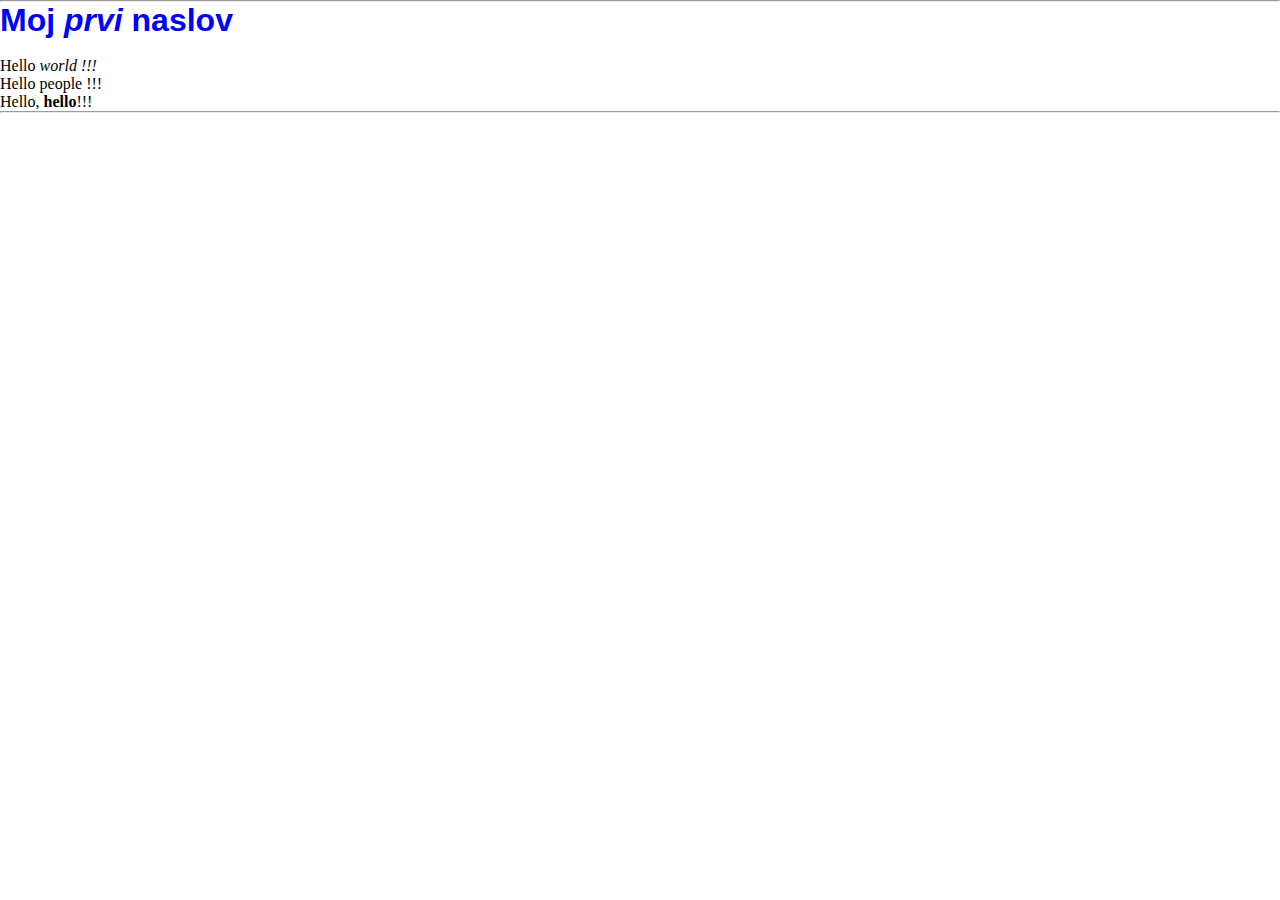
<file: 01_HTML/index.html>
<!DOCTYPE html>
<html lang="en">
<head>
    <!-- Pokazuje outline box elemenata-->
    <style>
        * {
            box-sizing: border-box;
            /* outline: solid 1px red; */
            margin: 0;
            padding:0;
        }
    </style>
    <meta charset="UTF-8">
    <meta http-equiv="X-UA-Compatible" content="IE=edge">
    <meta name="viewport" content="width=device-width, initial-scale=1.0">
    <title>IT bootcamp</title>
</head>
<body>
    <hr>
    <!-- NASLOV dokumenta-->
    
    <div style="font-family:Verdana, Geneva, Tahoma, sans-serif; color: blue"><h1>Moj <i>prvi</i> naslov</h1></div>
    <br>
   <p>Hello <em>world !!!</em></p></div>
   <p>Hello people !!!</p>
   <p>Hello, <span style="font-weight:bold">hello</span>!!!</p>
   <hr>

</body>
</html>
</file>
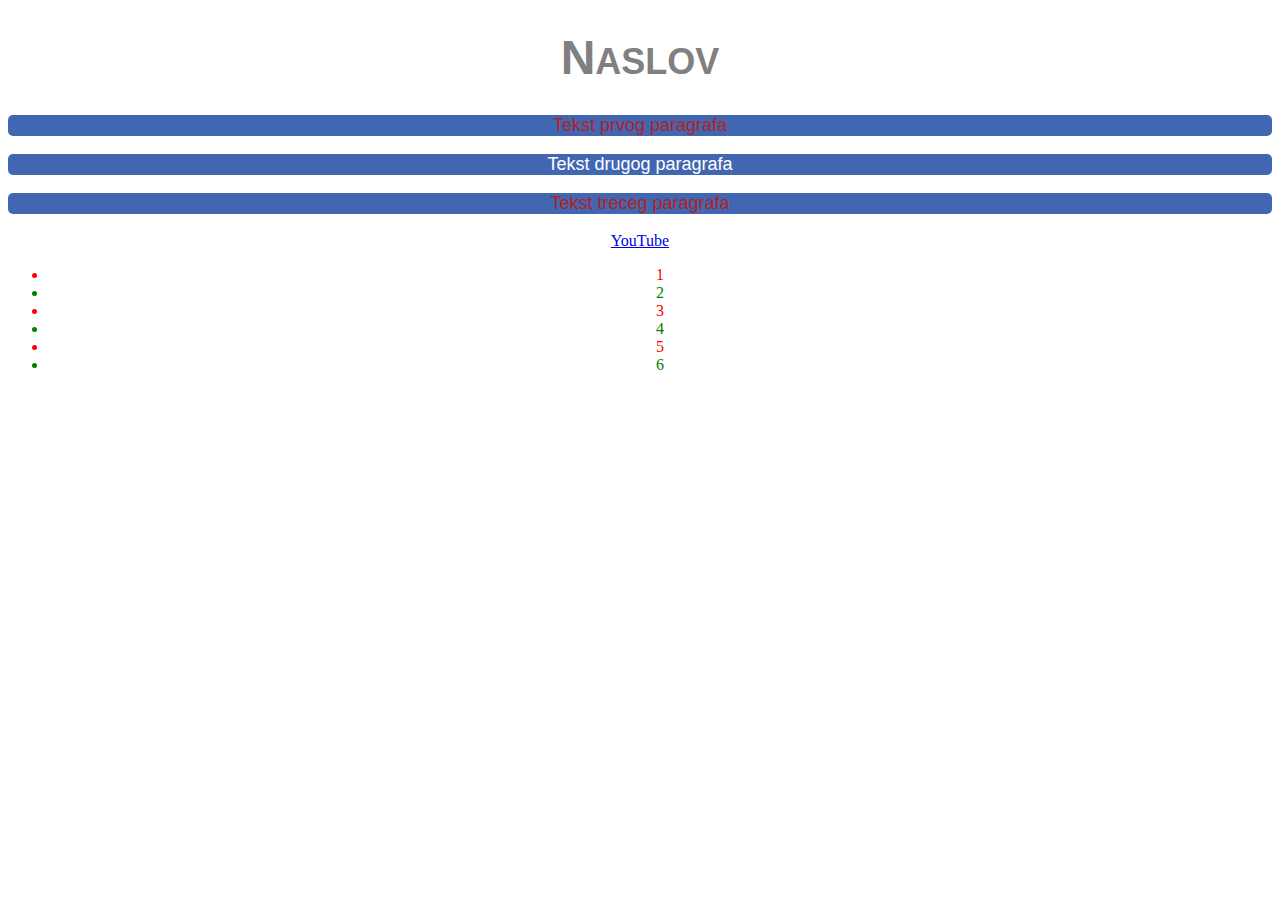
<file: 02_CSS/index.html>
<!DOCTYPE html>
<html lang="en">
<head>
    <meta charset="UTF-8">
    <meta http-equiv="X-UA-Compatible" content="IE=edge">
    <meta name="viewport" content="width=device-width, initial-scale=1.0">
    <title>CSS</title>
    <style>
        li:nth-child(odd) {
            color: red;
        }
        li:nth-child(even) {
            color: green;
        }
        p {
            font-family: Arial, Helvetica, sans-serif;
            font-size: 18px;
            color: firebrick;
            background-color: #4267B2 ;
            text-align: center;
            border-radius: 5px;
        }
        .klasa {
            color: white;
        }
        a:hover {
            font-size: 24px;
        }
        a:active {
            color:#4267B2;
        }
        a:visited {
            color: firebrick;;
        }
        #naslov {
            font-family: 'Lucida Sans', 'Lucida Sans Regular', 'Lucida Grande', 'Lucida Sans Unicode', Geneva, Verdana, sans-serif;
            font-size: 36px;
            color: grey;
            text-align: center;
        }
        h2::first-letter{
            font-size: 48px;
        }
    </style>
</head>
<body>
    <h2 id="naslov" >NASLOV</h2>
    <p>Tekst prvog paragrafa</p>
    <p class="klasa">Tekst drugog paragrafa</p>
    <p>Tekst treceg paragrafa</p>

    <center><a href="https://www.youtube.com/" target="_blank ">YouTube</a><center>

        <ul>
        <li>1</li>
        <li>2</li>
        <li>3</li>
        <li>4</li>
        <li>5</li>
        <li>6</li></ul>
</body>
</html>
</file>
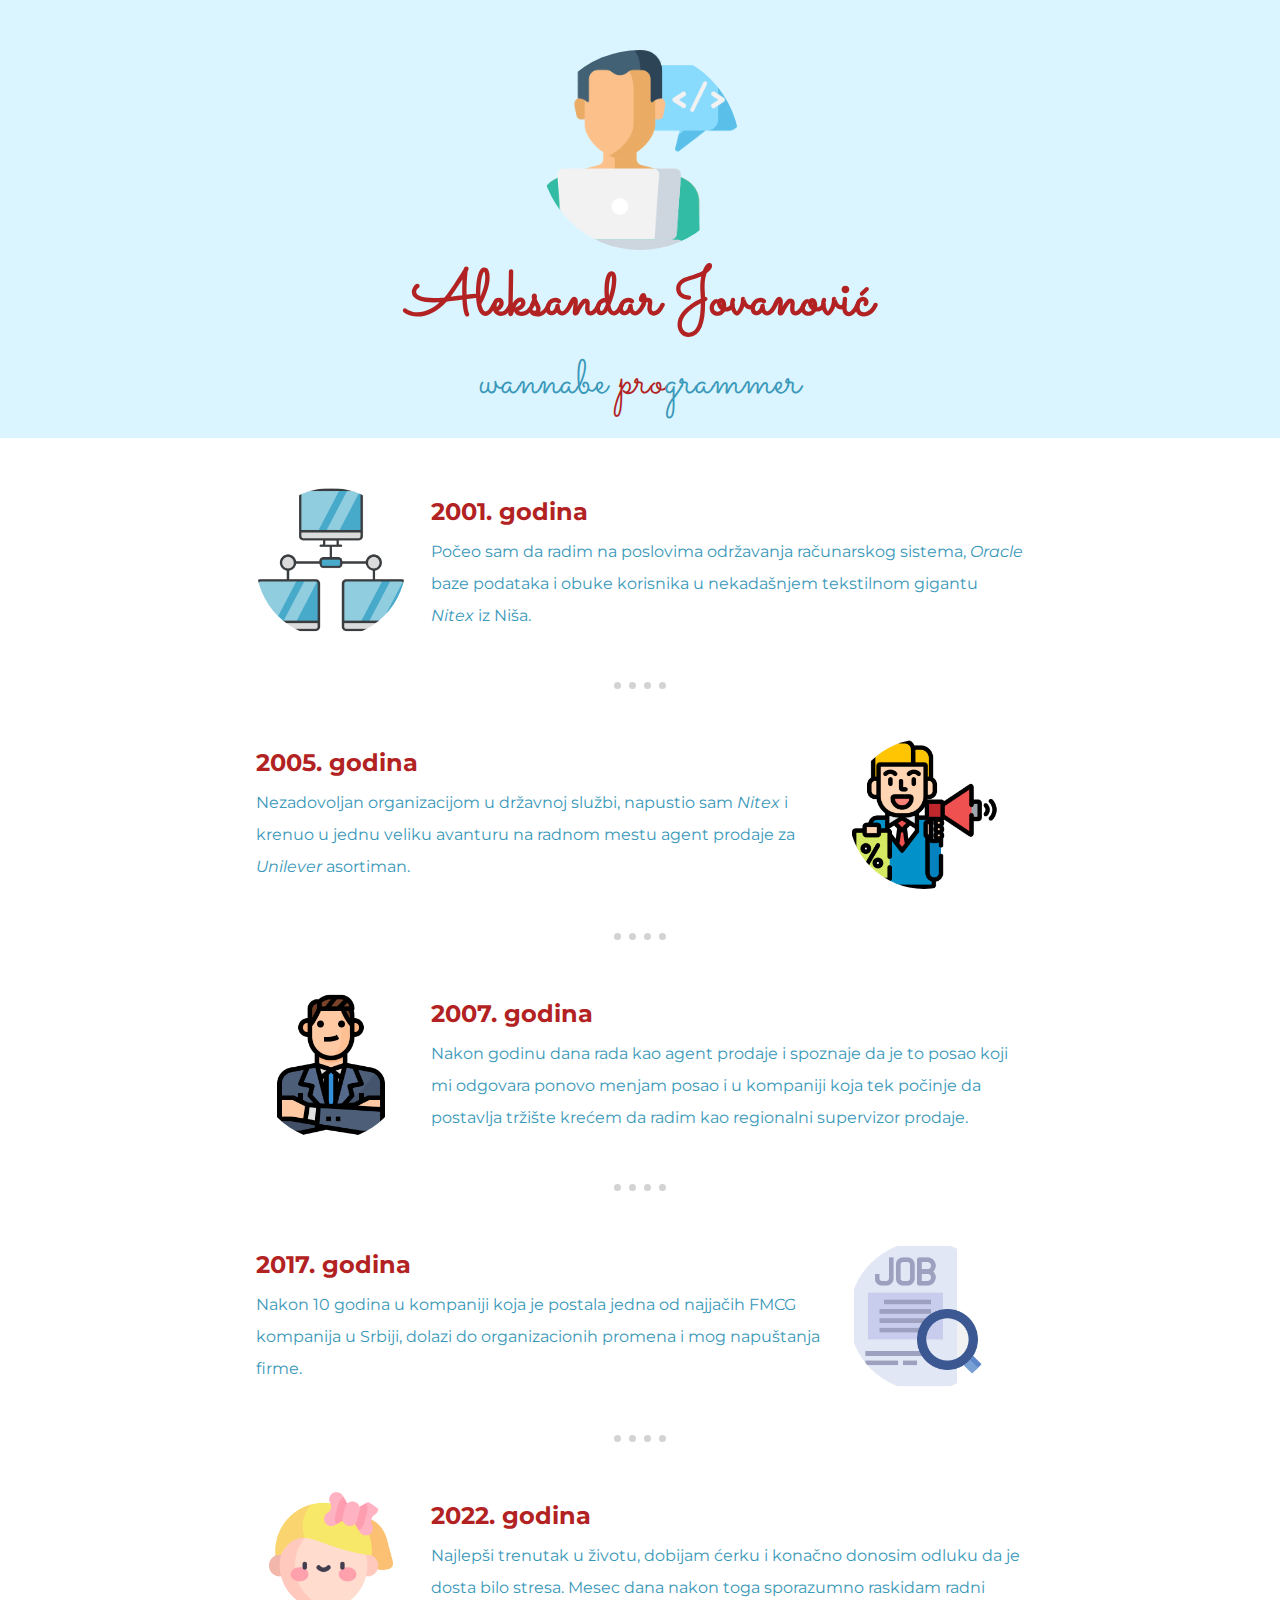
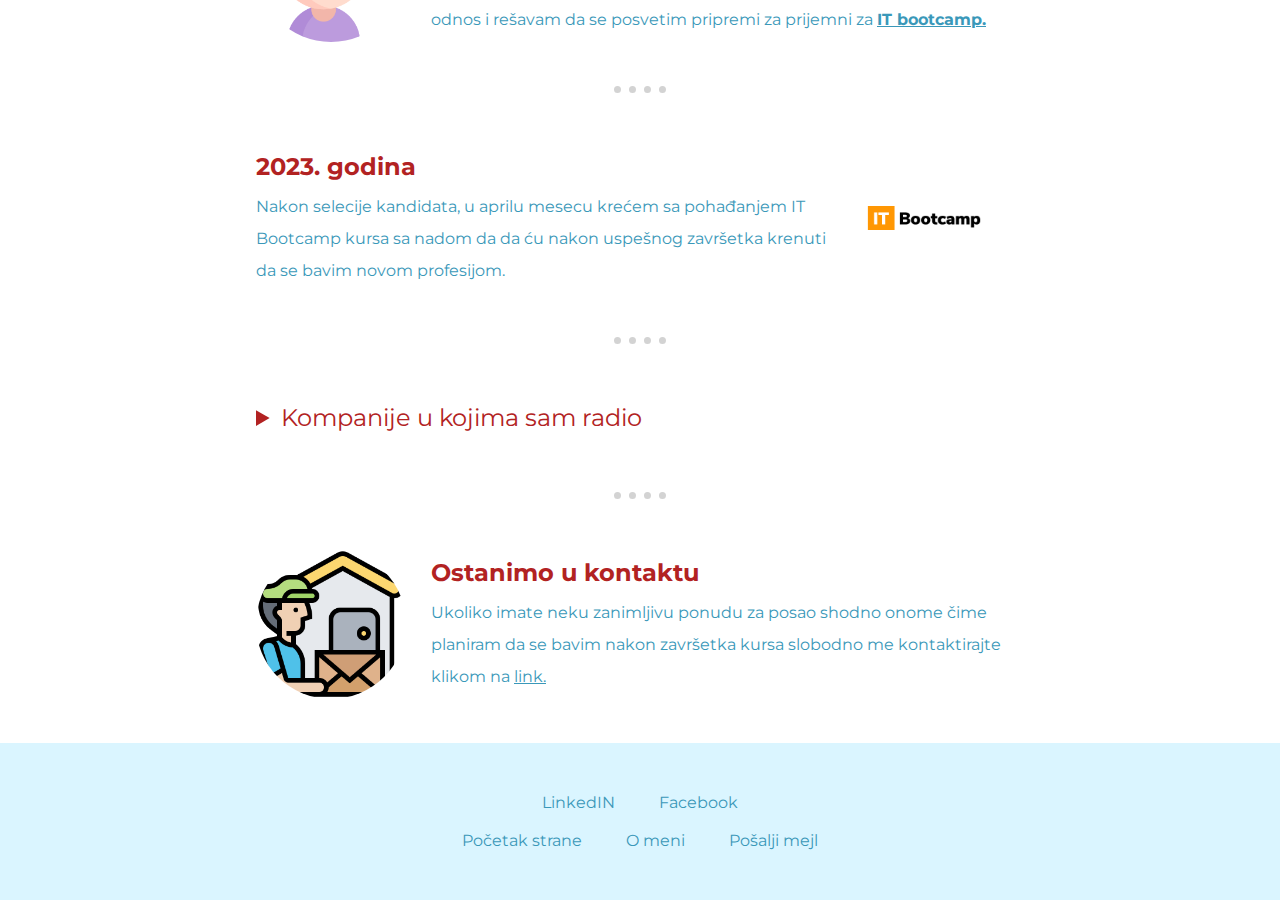
<file: Domaci_zadaci/D_1_pm303xl/index.html>
<!DOCTYPE html>
<html lang="en">
<head>
    <meta charset="UTF-8">
    <meta http-equiv="X-UA-Compatible" content="IE=edge">
    <meta name="viewport" content="width=device-width, initial-scale=1.0">
    <title>AJ personal website</title>
    <link rel="stylesheet" type="text/css" href="css/styles.css" />
    <!-- linkovanje favicon ikonice -->
    <link rel="icon" href="img/favicon.png">
    <!-- linkovanje fontova sa google fonts-a -->
    <link rel="preconnect" href="https://fonts.googleapis.com">
    <link rel="preconnect" href="https://fonts.gstatic.com" crossorigin>
    <link href="https://fonts.googleapis.com/css2?family=Merriweather+Sans&family=Montserrat&family=Sacramento&display=swap" rel="stylesheet">
</head>
<body>
    <div id="header-container">
       <a href="https://www.linkedin.com/in/acajovanovic/" target="_blank"> <img class="my_pic" src="img/web-development.png" alt="Aleksandar's pic" width="200"></a>
        <h1 class="title"> Aleksandar Jovanović</h1>
        <p class="subtitle"> wannabe <span style="color:firebrick">pro</span>grammer</p>
    </div>
    <div id="content-container">
        <div class="year-2001">
            <img class ="img_2001" src="img/lan.png">
            <h3>2001. godina</h3>
            <p> Počeo sam da radim na poslovima održavanja računarskog sistema, <em>Oracle</em> baze podataka i obuke korisnika u nekadašnjem tekstilnom gigantu <em>Nitex</em> iz Niša.</p>
        </div>
        <hr>
        <div class="year-2005">
            <img class="img_2005" src="img/salesman.png">
            <h3>2005. godina</h3>
            <p>Nezadovoljan organizacijom u državnoj službi, napustio sam <em>Nitex</em> i krenuo u jednu veliku avanturu na radnom mestu agent prodaje za <em>Unilever</em> asortiman.</p>
        </div>
        <hr>   
        <div class="year-2007">
            <img class="img_2007" src="img/manager.png" >
            <h3>2007. godina</h3>
            <p>Nakon godinu dana rada kao agent prodaje i spoznaje da je to posao koji mi odgovara ponovo menjam posao i u kompaniji koja tek počinje da postavlja tržište krećem da radim kao regionalni supervizor prodaje.</p>
        </div>
        <hr>
        <div class="year-2017">
            <img class="img_2017" src="img/job.png" >
            <h3>2017. godina</h3>
            <p>Nakon 10 godina u kompaniji koja je postala jedna od najjačih FMCG kompanija u Srbiji, dolazi do organizacionih promena i mog napuštanja firme.</p>
        </div>
        <hr>
        <div class="year-2022">
            <img class="img_2022" src="img/daughter.png" >
            <h3>2022. godina</h3>
            <p>Najlepši trenutak u životu, dobijam ćerku i konačno donosim odluku da je dosta bilo stresa. Mesec dana nakon toga sporazumno raskidam radni odnos i rešavam da se posvetim pripremi za prijemni za <a class="emoji" href="https://itbootcamp.rs/" target="_blank"><strong>IT bootcamp.</strong></a></p>
        </div>
        <hr>
        <div class="year-2023">
            <img class ="img_2023" src="img/it_bootcamp.png" >
            <h3>2023. godina</h3>
            <p>Nakon selecije kandidata, u aprilu mesecu krećem sa pohađanjem IT Bootcamp kursa sa nadom da da ću nakon uspešnog završetka krenuti da se bavim novom profesijom.</p>
        </div>
        <hr>
        <div class="summary">
        <details>
            <summary>Kompanije u kojima sam radio</summary>
            <ul>
                <li><a href="https://meggle.rs/" target="_blank">2019 - 2022 Meggle Srbija</a></li>
                <li><a href="https://ntbolero.com/" target="_blank">2018 - 2019 NT Bolero Čačak</a></li>
                <li><a href="https://cermat.com.mk/" target="_blank">2017 - 2018 Cermat doo</a></li>
                <li><a href="http://silbo.rs/" target="_blank">2007 - 2017 Silbo doo</a></li>
                <li>2005 - 2007 Standard AVD</li>
                <li>2001 - 2005 Nitex Niš</li>
            </ul>
        </details>
        </div>
        <hr>
        <div class="contact_me">
            <img class="img_contact_me" src="img/postman.png">
            <h3>Ostanimo u kontaktu</h3>
            <p>Ukoliko imate neku zanimljivu ponudu za posao shodno onome čime planiram da se bavim nakon završetka kursa slobodno me kontaktirajte klikom na <a href="mailto:aleksjov@gmail.com?Ponuda za saradnju">link.</a></p>
        </div> 
        </div>
    <div id="footer-container">
        <a class="footer-container-link" href="https://www.linkedin.com/in/acajovanovic/" target="_blank">LinkedIN </a>
        <a class="footer-container-link" href="https://www.facebook.com/ubica.zmajova" target="_blank">Facebook </a> <br/><br/>
        <a class="footer-container-link" href="#header-container">Početak strane </a>
        <a class="footer-container-link" href="#content-container">O meni</a>
        <a class="footer-container-link" href="mailto:aleksjov@gmail.com?Ponuda za saradnju">Pošalji mejl</a>
    </div> 
</body>
</html>
</file>
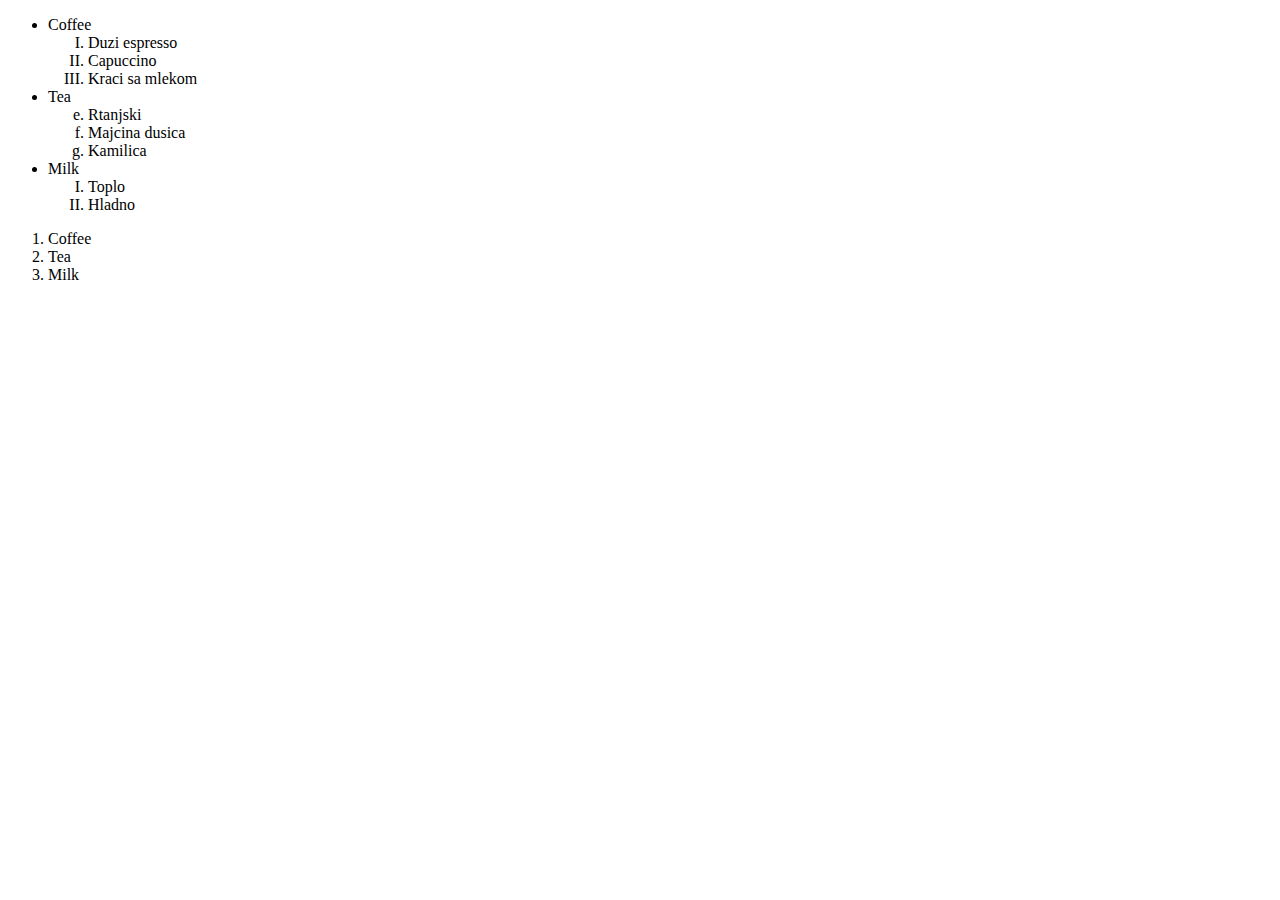
<file: 01_HTML/vezba2.html>
<!DOCTYPE html>
<html lang="en">
<head>
    <meta charset="UTF-8">
    <meta http-equiv="X-UA-Compatible" content="IE=edge">
    <meta name="viewport" content="width=device-width, initial-scale=1.0">
    <title>Vezba2</title>
</head>
<body>
    <ul>
        <li>Coffee</li>
        <ol type="I">
            <li>Duzi espresso</li>
            <li>Capuccino</li>
            <li>Kraci sa mlekom</li>
        </ol>
        <li>Tea</li>
        <ol type="a" start="5">
            <li>Rtanjski</li>
            <li>Majcina dusica</li>
            <li>Kamilica</li>
            </ol>
        <li>Milk</li>
        <ol type="I">
        <li>Toplo</li>
        <li>Hladno</li>
    </ol>
    </ul>
    <ol>
        <li>Coffee</li>
        <li>Tea</li>
        <li>Milk</li>
    </ol>
</body>
</html>
</file>
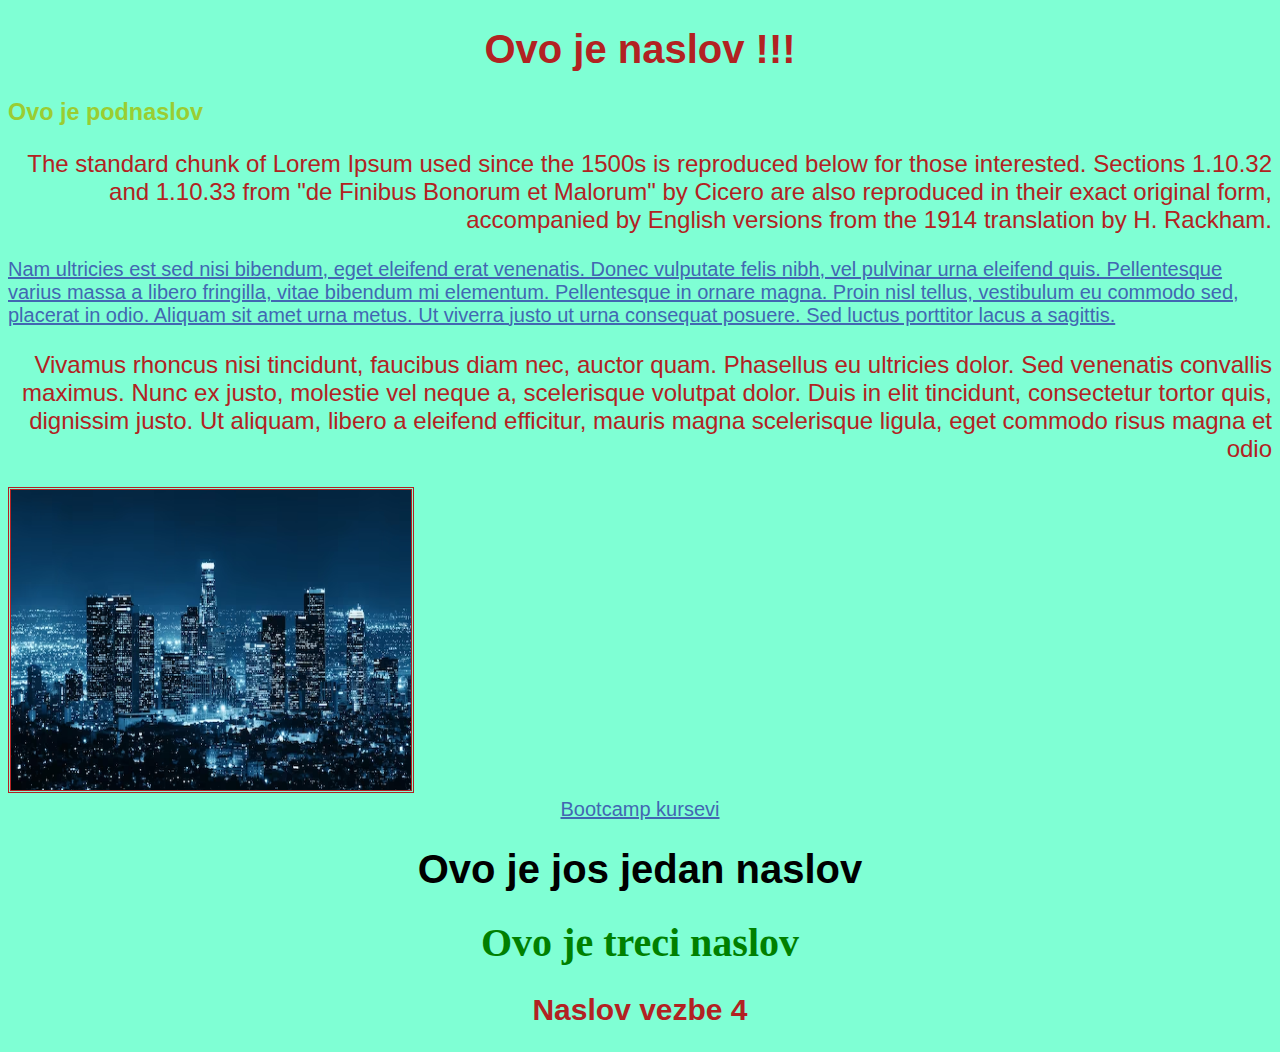
<file: 02_CSS/vezba1.html>
<!DOCTYPE html>
<html lang="en">
<head>
    <meta charset="UTF-8">
    <meta http-equiv="X-UA-Compatible" content="IE=edge">
    <meta name="viewport" content="width=device-width, initial-scale=1.0">
    <title>Vezba 1</title>
    <link rel="stylesheet" href="mystyle.css">

</head>
<body>
    <div>
        <h1 class="prvi_naslov"> Ovo je naslov !!!</h1>
        <h3 class="podnaslov">Ovo je podnaslov</h3>
        <p class="novi_paragraf"">The standard chunk of Lorem Ipsum used since the 1500s is reproduced below for those interested. Sections 1.10.32 and 1.10.33 from "de Finibus Bonorum et Malorum" by Cicero are also reproduced in their exact original form, accompanied by English versions from the 1914 translation by H. Rackham.</p>
    </div>
    <div>
      <p class="stari_paragraf"><a href="google.com" target="_blank">
        Nam ultricies est sed nisi bibendum, eget eleifend erat venenatis. Donec vulputate felis nibh, vel pulvinar urna eleifend quis. Pellentesque varius massa a libero fringilla, vitae bibendum mi elementum. Pellentesque in ornare magna. Proin nisl tellus, vestibulum eu commodo sed, placerat in odio. Aliquam sit amet urna metus. Ut viverra justo ut urna consequat posuere. Sed luctus porttitor lacus a sagittis.
      </a></p>  
    </div>
    <div>
        <p class="novi_paragraf">
            Vivamus rhoncus nisi tincidunt, faucibus diam nec, auctor quam. Phasellus eu ultricies dolor. Sed venenatis convallis maximus. Nunc ex justo, molestie vel neque a, scelerisque volutpat dolor. Duis in elit tincidunt, consectetur tortor quis, dignissim justo. Ut aliquam, libero a eleifend efficitur, mauris magna scelerisque ligula, eget commodo risus magna et odio  
        </p>
    </div>
    <div>
       <a href="https://www.w3schools.com/css/css_border.asp" target="_blank"><img  src="slika.avif" title="Neki grad" width="400" height="300"></a><br>
       <center> <a href="https://itbootcamp.rs/" target="_blank"> Bootcamp kursevi</a></center>
    </div>
    <div>
        <h1 class="drugi_naslov"> Ovo je jos jedan naslov</h1>
    </div>
    <div>
        <h1 class="treci_naslov"> Ovo je treci naslov</h1>
    </div>


    <h2 class="vezba_4"> Naslov vezbe 4</h2>
</body>
</html>
</file>
<file: Domaci_zadaci/D_1_pm303xl/css/styles.css>
* {
    /* outline:dotted 1px red; */
    margin: 0;
    padding: 0;
    box-sizing: border-box;
}

html {
    scroll-behavior: smooth;
}

body {
    text-align: center;
    font-family: 'Montserrat', sans-serif;
    font-size:16px;
    color: #3A98B9;
}

#header-container {
    padding-top: 50px;
    background-color: #DAF5FF!important;
}

/* #content-container {

} */

#footer-container {
    background-color: #DAF5FF!important;
    margin-top: 50px;
    padding: 50px 0 50px 0;
}

.title {
    margin: 0 auto;
    font-family: 'Sacramento', cursive;
    font-size: 64px;
    color: firebrick;
}

.subtitle {
    font-size: 48px;
    font-family: 'Sacramento', cursive;
    color: #3A98B9;
    padding-bottom: 20px;
}

h3 {
    color: firebrick;
    font-size: 24px;
}

hr {
    border:0;
    border-bottom: dotted 7px lightgrey;
    width: 4%;
    margin: auto;
}

img {
    border-radius: 50%;
}

.year-2001 {
    width: 60%;
    margin: 50px auto;
    text-align: left;
    line-height: 2;
}

.img_2001 {
    width: 150px;
    float: left;
    margin-right: 25px;
}

.year-2005 {
    width: 60%;
    margin: 50px auto;
    text-align: left;
    line-height: 2;
}

.img_2005 {
    width: 150px;
    float: right;
    margin-right: 25px;
}

.year-2007 {
    width: 60%;
    margin: 50px auto;
    text-align: left;
    line-height: 2;
}

.img_2007 {
    width: 150px;
    float: left;
    margin-right: 25px;
}

.year-2017 {
    width: 60%;
    margin: 50px auto;
    text-align: left;
    line-height: 2;
}

.img_2017 {
    width: 150px;
    float: right;
    margin-right: 25px;
}

.year-2022 {
    width: 60%;
    margin: 50px auto;
    text-align: left;
    line-height: 2;
}

.img_2022 {
    width: 150px;
    float: left;
    margin-right: 25px;
}

.year-2023 {
    width: 60%;
    margin: 50px auto;
    text-align: left;
    line-height: 2;
}

.img_2023 {
    width: 150px;
    float: right;
    margin-right: 25px;
}

.contact_me {
    width: 60%;
    margin: 50px auto;
    text-align: left;
    line-height: 2;
}

.img_contact_me {
    width: 150px;
    float: left;
    margin-right: 25px;
}

a:link {
    color: #3A98B9;
}

a:visited {
    color: #3A98B9;
}

a:hover {
    color: firebrick;
}

/* Kursor generisan na https://www.emojicursor.app/ */
.emoji:hover {
    color: firebrick;
    cursor:url("data:image/svg+xml;utf8,<svg xmlns='http://www.w3.org/2000/svg'  width='32' height='38' viewport='0 0 100 100' style='fill:black;font-size:19px;'><text y='50%'>👨‍💻</text></svg>") 16 0,auto;
}

.summary {
    font-size: 24px;
    color: firebrick;
    width: 60%;
    margin: 50px auto;
    text-align: left;
    line-height: 2;
}

details>ul {
    color: #3A98B9;
    font-size: 16px;
}

li>a {
    text-decoration: none;
}

.footer-container-link {
    margin:0 20px;
    text-decoration: none;
}
</file>
<file: 02_CSS/mystyle.css>
body {
    background-color: lightgrey;
    font-size: 20px;
    font-family: Arial, Helvetica, sans-serif;
    color:black;
}

p {
    color: darkblue;
}
.prvi_naslov {
    color: firebrick;
    text-align: center;
}

.podnaslov {
    color: yellowgreen
}

a {
    color: #4267B2;
}

.drugi_naslov {

   text-align: center;
}

.novi_paragraf {
    text-align: right;
    font-size: 24px;
    color:firebrick
}

img {
    border:dashed 2px;
}

.treci_naslov {
    text-align: center;
    color:green;
    font-family: 'Times New Roman', Times, serif;
}



a:visited {
    color:green;
}

a:active {
    color:firebrick;
}

a:hover {
    color:yellow;
}

body {
    background-color: aquamarine;
}
.vezba_4 {
    color: firebrick;
    text-align: center;
    
}

img {
    border: double;
    color:firebrick
}
</file>
